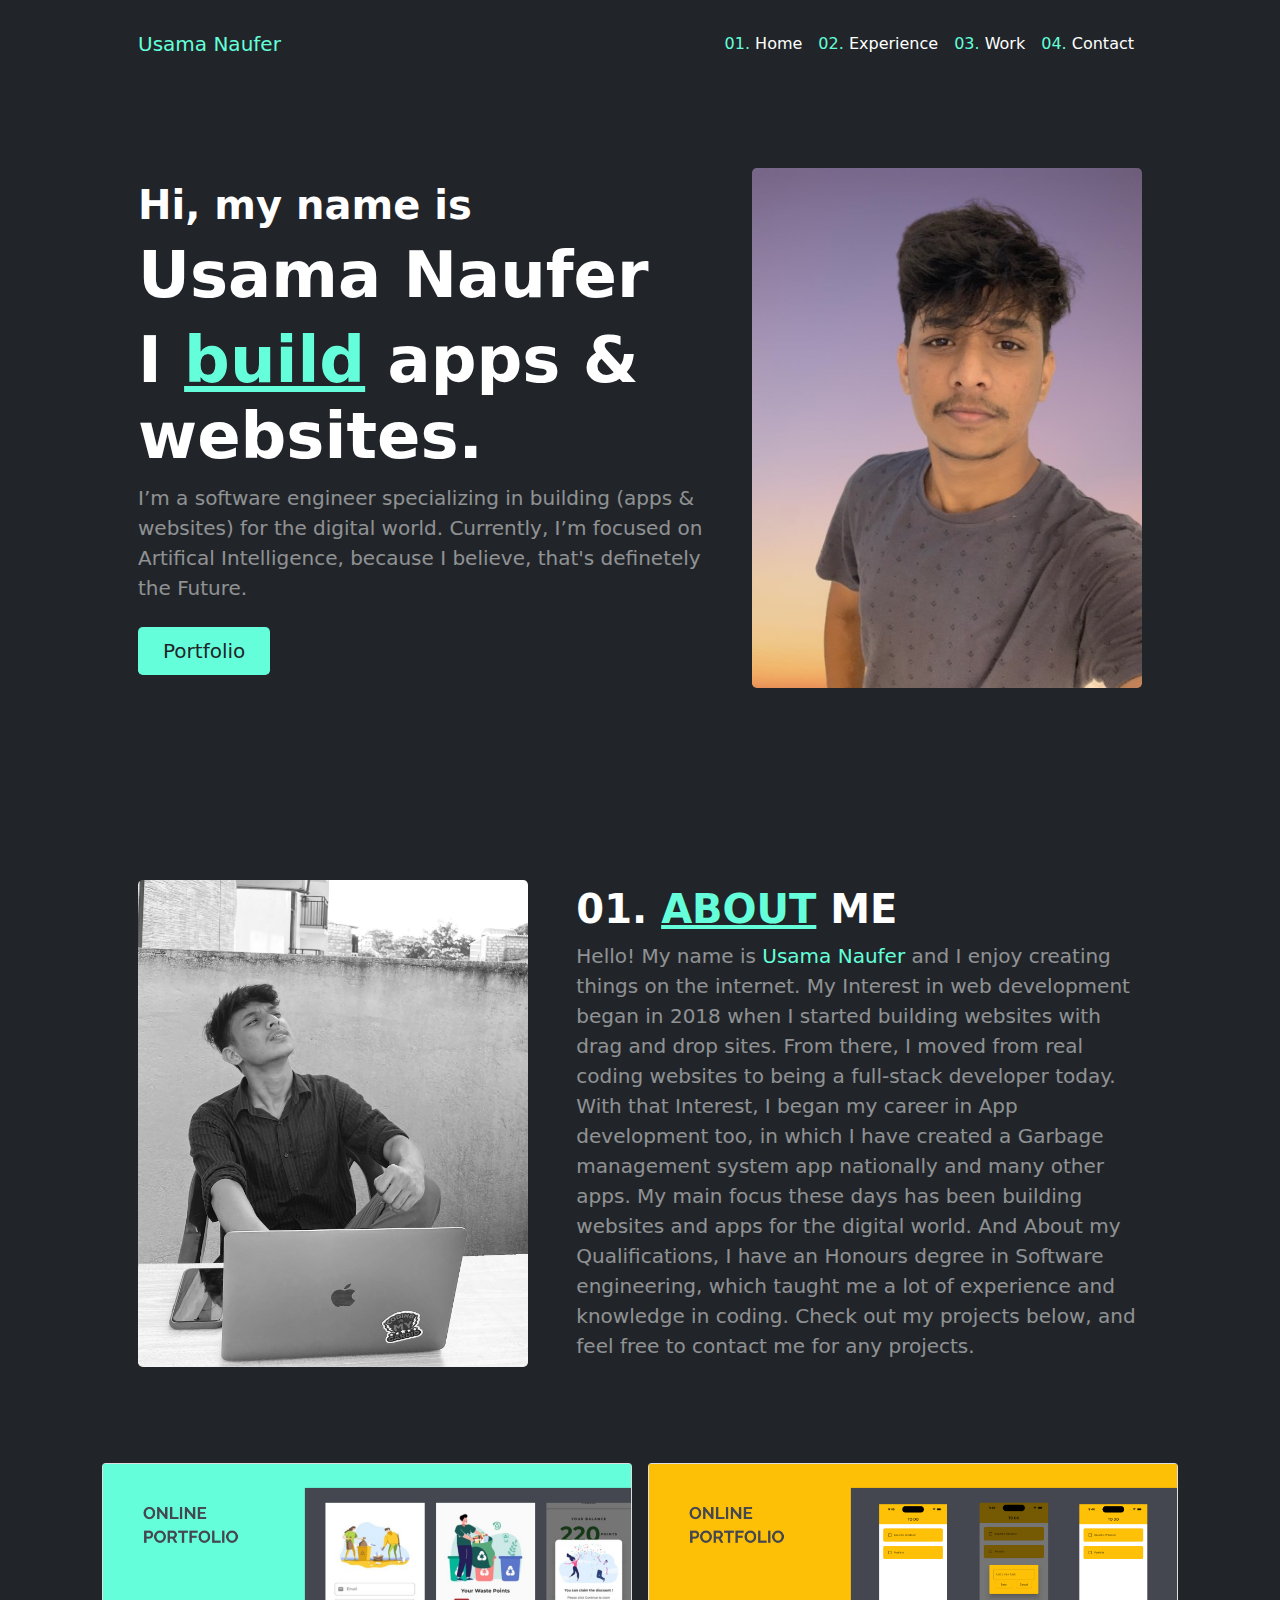
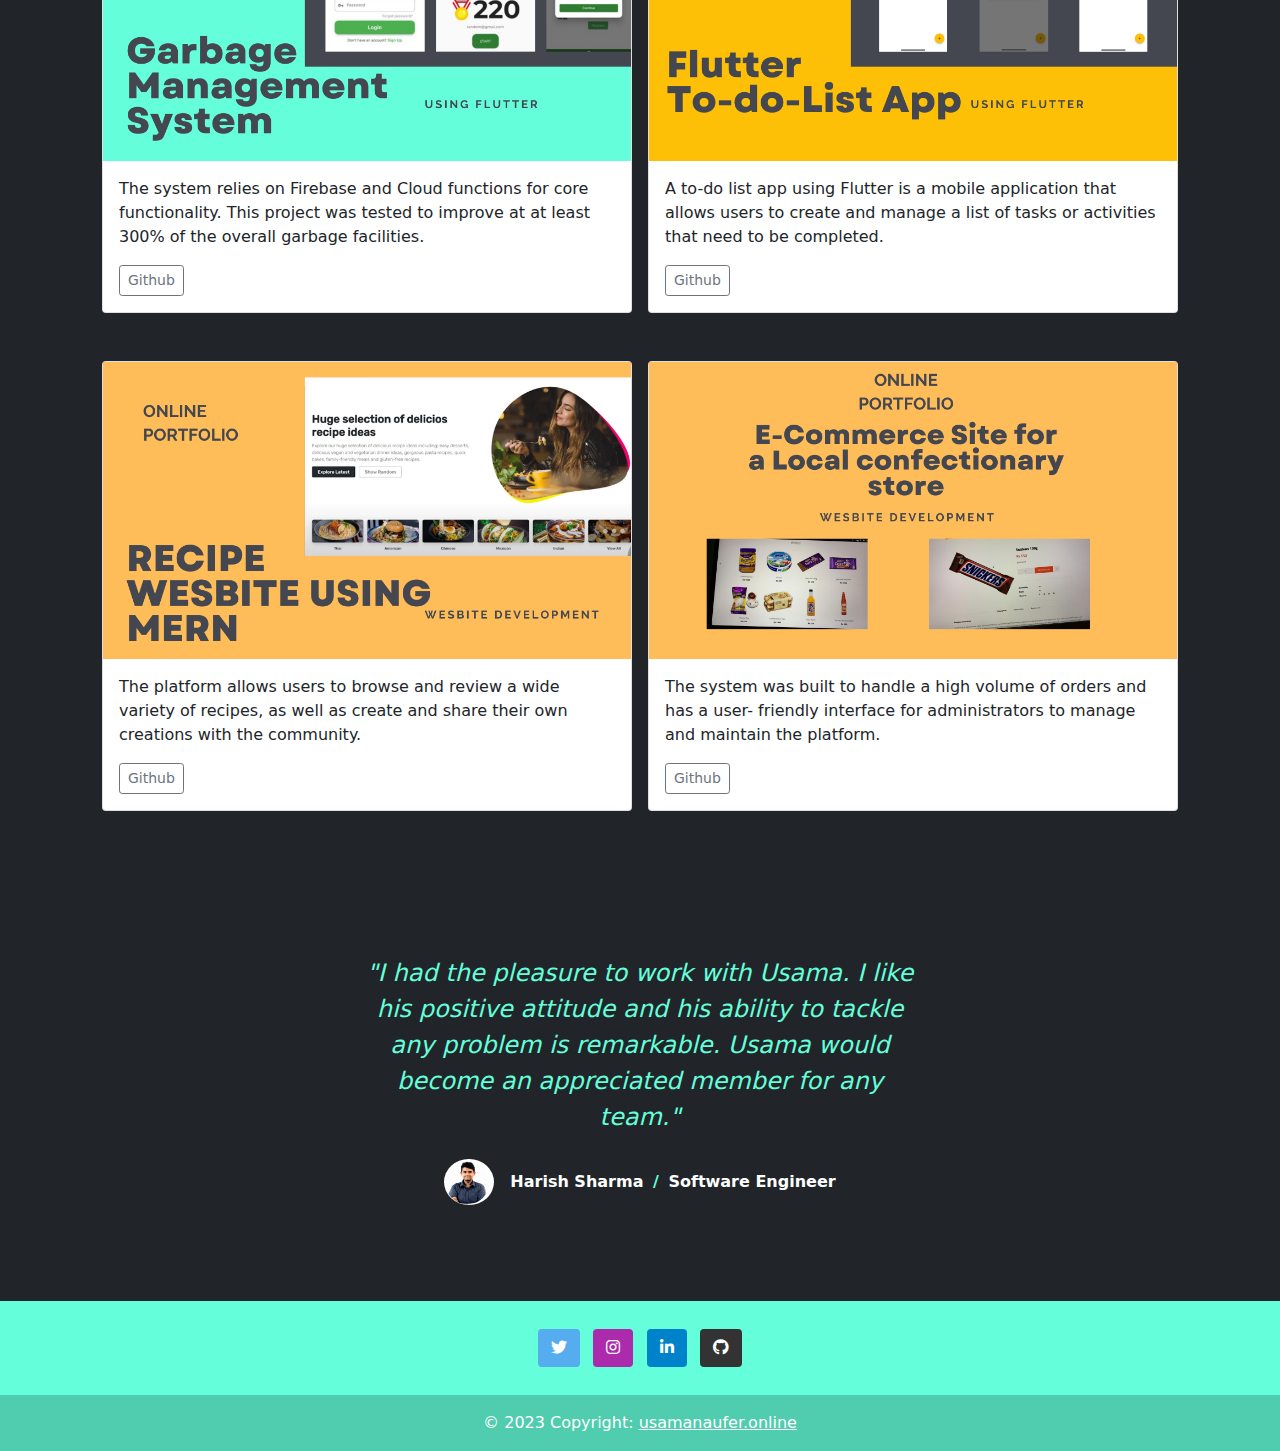
<file: index.html>
<!DOCTYPE html>
<html lang="en">

<head>
  <title>Personal Portfolio - Bootstrap 5</title>
  <meta charset="utf-8">
  <meta name="viewport" content="width=device-width, initial-scale=1">
  <link rel="stylesheet" href="css/font-awesome.min.css">
  <link rel="stylesheet" href="css/bootstrap.min.css">
  <link rel="stylesheet" href="css/style.css">
</head>

<body class="bg-light">

  <nav class="navbar navbar-expand-lg  bg-dark">
    <div class="container mt-3 px-5">
      <a class="navbar-brand build" href="index.html">Usama Naufer</a>
      <button class="navbar-toggler" type="button" data-bs-toggle="collapse" data-bs-target="#navbarSupportedContent"
        aria-controls="navbarSupportedContent" aria-expanded="false" aria-label="Toggle navigation"><span
          class="navbar-toggler-icon"></span></button>
      <div class="collapse navbar-collapse" id="navbarSupportedContent">
        <ul class="navbar-nav ms-auto mb-2 mb-lg-0">
          <li class="nav-item"><a class="nav-link" href="index.html"> <span class="build">01.</span> <span
                class="main-color">Home</span> </a></li>
          <li class="nav-item"><a class="nav-link " href="#down"><span class="build">02.</span> <span
                class="main-color">Experience</span> </a></li>
          <li class="nav-item"><a class="nav-link " href="#work"><span class="build">03.</span> <span
                class="main-color">Work</span> </a></li>
          <li class="nav-item"><a class="nav-link " href="mailto:webmaster@example.com"><span class="build">04.</span>
              <span class="main-color">Contact</span> </a></li>
      </div>
    </div>
  </nav>
  <!-- Header-->
  <header class="bg-light py-5 bg-dark">
    <div class="container px-5">
      <div class="row gx-5 align-items-center justify-content-center">
        <div class="col-lg-8 col-xl-7 col-xxl-6 order-md-first order-1">
          <div class="my-5 text-center text-xl-start">
            <h4 class="display-6 fw-bolder text-white mb-2">Hi, my name is</h4>
            <h1 class="display-3 fw-bolder text-white mb-2">Usama Naufer</h1>
            <h1 class="display-3 fw-bolder text-white mb-2">I <span class="build"><u>build</u></span> apps &
              websites.</h1>
            <p class="lead fw-normal text-white-50 mb-4">I’m a software engineer specializing in building (apps & websites) for the digital world. Currently, I’m focused on Artifical Intelligence,
              because I believe, that's definetely the Future.</p>
            <div class="d-grid gap-3 d-sm-flex justify-content-sm-center justify-content-xl-start">
              <a class="btn  btn-lg px-4 me-sm-3 order-sm-12 order-12 resume-button" href="#down">Portfolio</a>
            </div>
          </div>
        </div>
        <div class="col-xl-5 col-xxl-6  d-xl-block text-center"><img class="img-fluid rounded-3 my-5"
            src="img/website-main.jpg" alt="..." /></div>
      </div>
    </div>
  </header>

  <section class="bg-light py-5 bg-dark">
    <div class="container px-5">
      <div class="row gx-5 align-items-center justify-content-center">
        <div class="col-lg-8 col-xl-7 col-xxl-6 order-md-first order-lg-1">
          <div class="my-5 text-center text-xl-start">
            <h1 class="display-6 fw-bolder text-white mb-2">01. <span class="build"><u>ABOUT</u></span> ME</h1>
            <p class="lead fw-normal text-white-50 mb-4">Hello! My name is <span class="build">Usama Naufer</span> and I enjoy creating things on the internet. My Interest in web development began in 2018 when I started building websites with drag and drop sites. From there, I moved from real coding websites to being a full-stack developer today. With that Interest, I began my career in App development too, in which I have created a Garbage management system app nationally and many other apps. My main focus these days has been building websites and apps for the digital world. And About my Qualifications, I have an Honours degree in Software engineering, which taught me a lot of experience and knowledge in coding. Check out my projects below, and feel free to contact me for any projects.</p>
          </div>
        </div>
        <div class="col-xl-5 col-xxl-6  d-xl-block text-center order-lg-12"><img class="img-fluid rounded-3 my-5"
            height="100" src="img/mainpic.JPG" alt="..." /></div>
      </div>
    </div>
  </section>

  <div class="portfolio bg-dark pb-5" id="down">
    <div class="container">
      <div class="row row-cols-1 row-cols-sm-2 row-cols-md-3 g-3">
        <div class="col-lg-6">
          <div class="card">
            <img src="img/portfolio-1.png" alt="">
            <div class="card-body">
              <p class="card-text">The system relies on Firebase and Cloud functions for core functionality.
                This project was tested to improve at at least 300% of the overall garbage facilities.</p>
              <div class="d-flex justify-content-between align-items-center">
                <div class="btn-group">
                  <a href="https://github.com/usamanaufer/reward-based-garbage-management-system-using-iot"
                    target="_blank">
                    <button type="button" class="btn btn-sm btn-outline-secondary">Github</button>
                  </a>
                </div>
              </div>
            </div>
          </div>
        </div>
        <div class="col-lg-6">
          <div class="card">
            <img src="img/portfolio-2.png" alt="">
            <div class="card-body">
              <p class="card-text">A to-do list app using Flutter is a mobile application that allows users to create
                and manage a list of tasks or activities that need to be completed.</p>
              <div class="d-flex justify-content-between align-items-center">
                <div class="btn-group">
                  <a href="https://github.com/usamanaufer/todolist-flutter" target="_blank">
                    <button type="button" class="btn btn-sm btn-outline-secondary"">Github</button></div>
                    </a>
              </div>
            </div>
          </div>
        </div>
      </div>
    </div>
  </div>  
  <div class=" portfolio bg-dark pb-5">
                      <div class="container">
                        <div class="row row-cols-1 row-cols-sm-2 row-cols-md-3 g-3">
                          <div class="col-lg-6">
                            <div class="card">
                              <img src="img/portfolio-3.png" alt="">
                              <div class="card-body">
                                <p class="card-text">The platform allows users to browse and review a wide variety of
                                  recipes, as well as create and share their own creations with the community.</p>
                                <div class="d-flex justify-content-between align-items-center">
                                  <div class="btn-group" target="_blank">
                                    <a href="https://github.com/usamanaufer/recipe-with-nodejs" target="_blank">
                                      <button type="button" class="btn btn-sm btn-outline-secondary">Github</button>
                                    </a>
                                  </div>
                                </div>
                              </div>
                            </div>
                          </div>
                          <div class="col-lg-6">
                            <div class="card">
                              <img src="img/portfolio-4.png" alt="">
                              <div class="card-body">
                                <p class="card-text">The system was built to handle a high volume of orders and has a
                                  user- friendly interface for administrators to manage and maintain the platform.</p>
                                <div class="d-flex justify-content-between align-items-center">
                                  <div class="btn-group">
                                    <a href="" target="_blank">
                                      <button type="button" class="btn btn-sm btn-outline-secondary">Github</button>
                                    </a>
                                  </div>
                                </div>
                              </div>
                            </div>
                          </div>
                        </div>
                      </div>
                </div>


                <!-- Testimonial section-->
                <div class="py-5 bg-dark" id="work">
                  <div class="container px-5 my-5">
                    <div class="row gx-5 justify-content-center">
                      <div class="col-lg-10 col-xl-7">
                        <div class="text-center">
                          <div class="fs-4 mb-4 fst-italic build">"I had the pleasure to work with Usama. I like his
                            positive attitude and his ability to tackle any problem is remarkable. Usama would become an
                            appreciated member for any team."
                          </div>
                          <div class="d-flex align-items-center justify-content-center text-white">
                            <img class="rounded-circle me-3" src="img/testimonial/harish.png" width="50" alt="..." />
                            <div class="fw-bold">
                              Harish Sharma
                              <span class="fw-bold mx-1 build">/</span>
                              Software Engineer
                            </div>
                          </div>
                        </div>
                      </div>
                    </div>
                  </div>
                </div>

                <footer class="resume-button text-center text-white">
                  <!-- Grid container -->
                  <div class="container p-4 pb-0">
                    <!-- Section: Social media -->
                    <section class="mb-4">

                      <!-- Twitter -->
                      <a class="btn text-white btn-floating m-1" style="background-color: #55acee;"
                        href="https://twitter.com/usamanaufer8" role="button" target="_blank"><i
                          class="fab fa-twitter"></i></a>

                      <!-- Instagram -->
                      <a class="btn text-white btn-floating m-1" style="background-color: #ac2bac;"
                        href="https://www.instagram.com/usama_naufer/" role="button" target="_blank"><i
                          class="fab fa-instagram"></i></a>

                      <!-- Linkedin -->
                      <a class="btn text-white btn-floating m-1" style="background-color: #0082ca;"
                        href="https://www.linkedin.com/in/usamanaufer/" role="button" target="_blank"><i
                          class="fab fa-linkedin-in"></i></a>
                      <!-- Github -->
                      <a class="btn text-white btn-floating m-1" style="background-color: #333333;"
                        href="https://github.com/usamanaufer" role="button" target="_blank"><i
                          class="fab fa-github"></i></a>
                    </section>
                    <!-- Section: Social media -->
                  </div>
                  <!-- Grid container -->

                  <!-- Copyright -->
                  <div class="text-center p-3" style="background-color: rgba(0, 0, 0, 0.2);">
                    © 2023 Copyright:
                    <a class="text-white" href="https://usamanaufer.online/">usamanaufer.online</a>
                  </div>
                  <!-- Copyright -->
                </footer>

                <script src="js/bootstrap.bundle.min.js"></script>
</body>

</html>
</file>
<file: css/style.css>
.container{
        max-width: 1100px;
    }

.home-testimonial {
    background-color: #231834;
    height: 380px
}

.home-testimonial-bottom {
    background-color: #f8f8f8;
    transition: background 0.3s, border 0.3s, border-radius 0.3s, box-shadow 0.3s;
    margin-top: 20px;
    margin-bottom: 0px;
    position: relative;
    height: 130px;
    top: 190px
}

.home-testimonial h3 {
    color: var(--orange);
    font-size: 14px;
    font-weight: 500;
    text-transform: uppercase
}

.home-testimonial h2 {
    color: white;
    font-size: 28px;
    font-weight: 700
}

.testimonial-inner {
    position: relative;
    top: -174px
}

.testimonial-pos {
    position: relative;
    top: 24px
}

.testimonial-inner .tour-desc {
    border-radius: 5px;
    padding: 40px
}

.color-grey-3 {
    font-family: "Montserrat", Sans-serif;
    font-size: 14px;
    color: #6c83a2
}

.testimonial-inner img.tm-people {
    width: 60px;
    height: 60px;
    -webkit-border-radius: 50%;
    border-radius: 50%;
    -o-object-fit: cover;
    object-fit: cover;
    max-width: none
}

.link-name {
    font-family: "Montserrat", Sans-serif;
    font-size: 14px;
    color: #6c83a2
}

.link-position {
    font-family: "Montserrat", Sans-serif;
    font-size: 12px;
    color: #6c83a2
}

.about-me {
    font-size: 22px;
}

.build {
    color: #64ffda;
}

.resume-button {
    background-color: #64ffda;
}

.main-color {
    color: #fff;
}
/*
*
* ==========================================
* FOR DEMO PURPOSE
* ==========================================
*
*/

body {
    background: #f4f4f4;
  }
  
  .banner {
    background: #a770ef;
    background: -webkit-linear-gradient(to right, #a770ef, #cf8bf3, #fdb99b);
    background: linear-gradient(to right, #a770ef, #cf8bf3, #fdb99b);
  }
</file>
